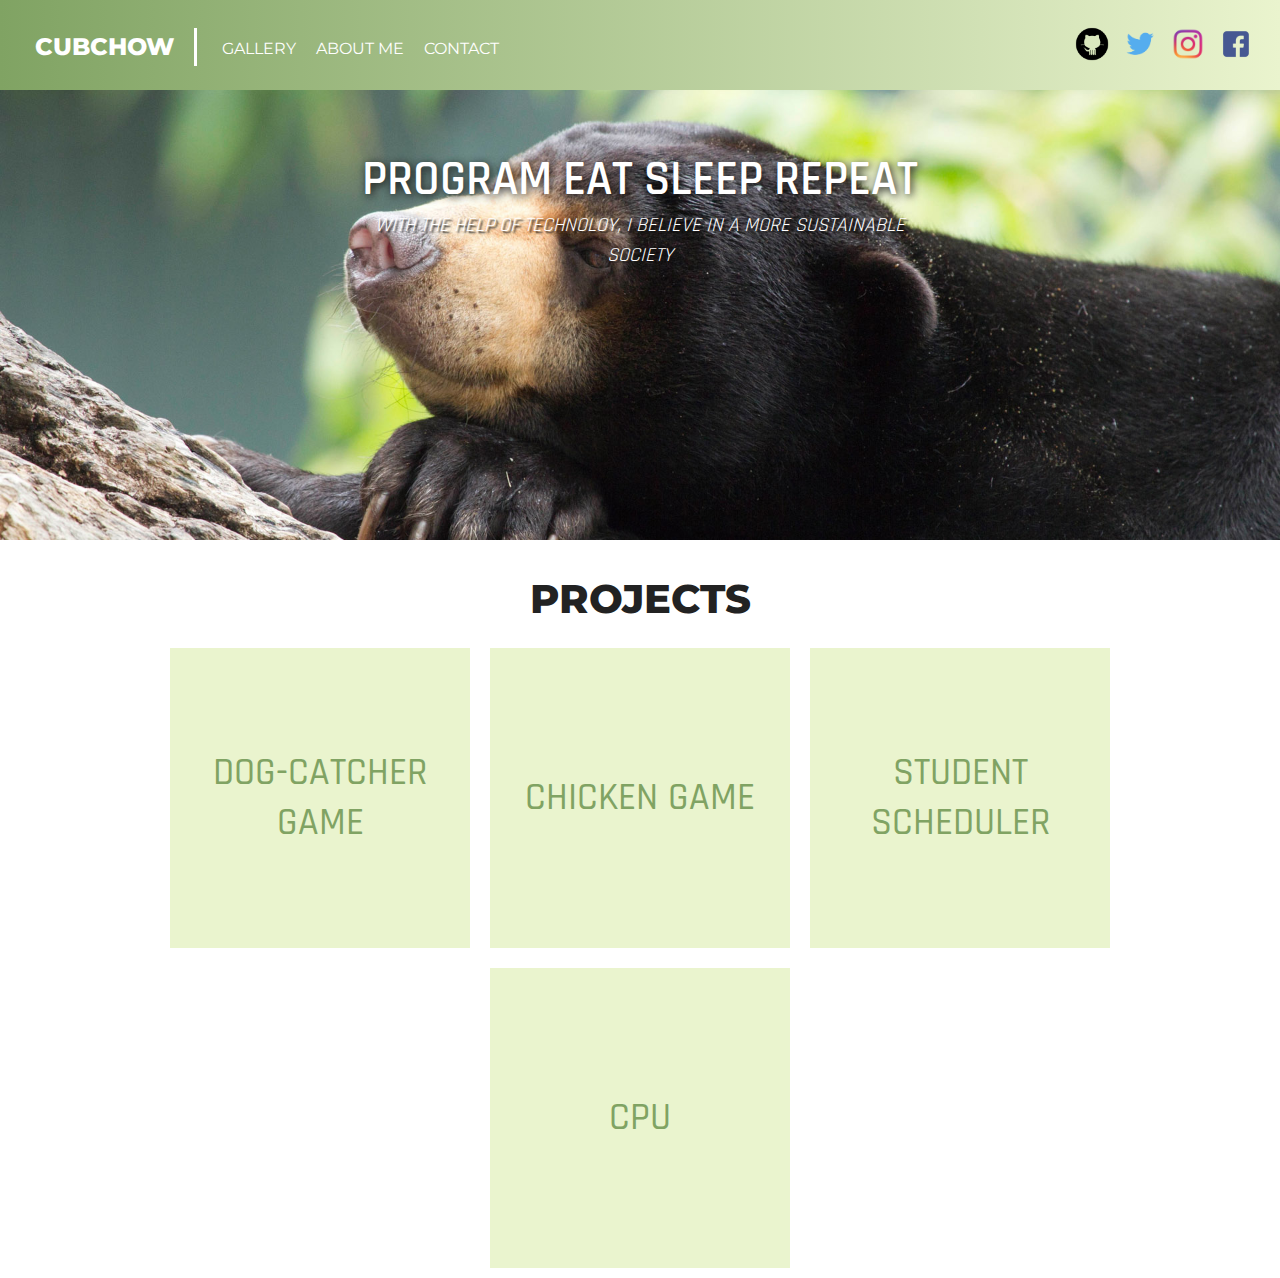
<file: cubchow/index.html>
<!DOCTYPE html>
<html>
  <head>
    <meta charset="utf-8">
    <meta name="viewport" content="width=device-width, initial-scale=1.0">
    <link href="https://fonts.googleapis.com/css?family=Montserrat:400,500,800|Rajdhani:400,600" rel="stylesheet">
    <link rel="stylesheet" href="style.css">
    <title>CubChow | Welcome</title>
    <link rel="shortcut icon" type="image/png" href="img/icon.png">
  </head>
  <body>
    <header>
      <a href="index.html" class="header-brand">cubchow</a>
      <nav>
        <ul>
          <li><a href="gallery.html">Gallery</a></li>
          <li><a href="about.html">About Me</a></li>
          <li><a href="contact.html">Contact</a></li>
        </ul>
        <div class="social">
          <a href="https://github.com/cunninghamthu" target="_blank"><img src="img/github.png" alt="github icon"></a>
          <a href="https://twitter.com/cubchow" target="_blank"><img src="img/twitter.png" alt="twitter icon"></a>
          <a href="https://www.instagram.com/cubchow/" target="_blank"><img src="img/instagram.png" alt="instagram icon"></a>
          <a href="https://www.facebook.com/cubchow.cunningham" target="_blank"><img src="img/facebook.png" alt="facebook icon"></a>
        </div>
      </nav>
    </header>
    <main>
      <section class="index-banner">
        <div class="vertical-center">
          <h2>program eat sleep repeat</h2>
          <h1>with the help of technoloy, i believe in a more sustainable society</h1>
        </div>
      </section>
      <div class="h2"><h2>Projects</h2></div>
      <div class="wrapper">
        <a href="#" target="_blank"><div class="projects">
          <h3>Dog-Catcher Game</h3>
        </div></a>
        <a href="#" target="_blank"><div class="projects">
          <h3>Chicken Game</h3>
        </div></a>
        <a href="#" target="_blank"><div class="projects">
          <h3>Student Scheduler</h3>
        </div></a>
        <a href="#" target="_blank"><div class="projects">
          <h3>CPU</h3>
        </div></a>
      </div>
    </main>
    <footer id=footer>
      <div class="footer-row">
        <a href="index.html">Home</a>
        <a href="gallery.html">Gallery</a>
        <a href="about.html">About Me</a>
        <a href="contact.html">Contact Me</a>
      </div>
    </footer>
  </body>
</html>
</file>
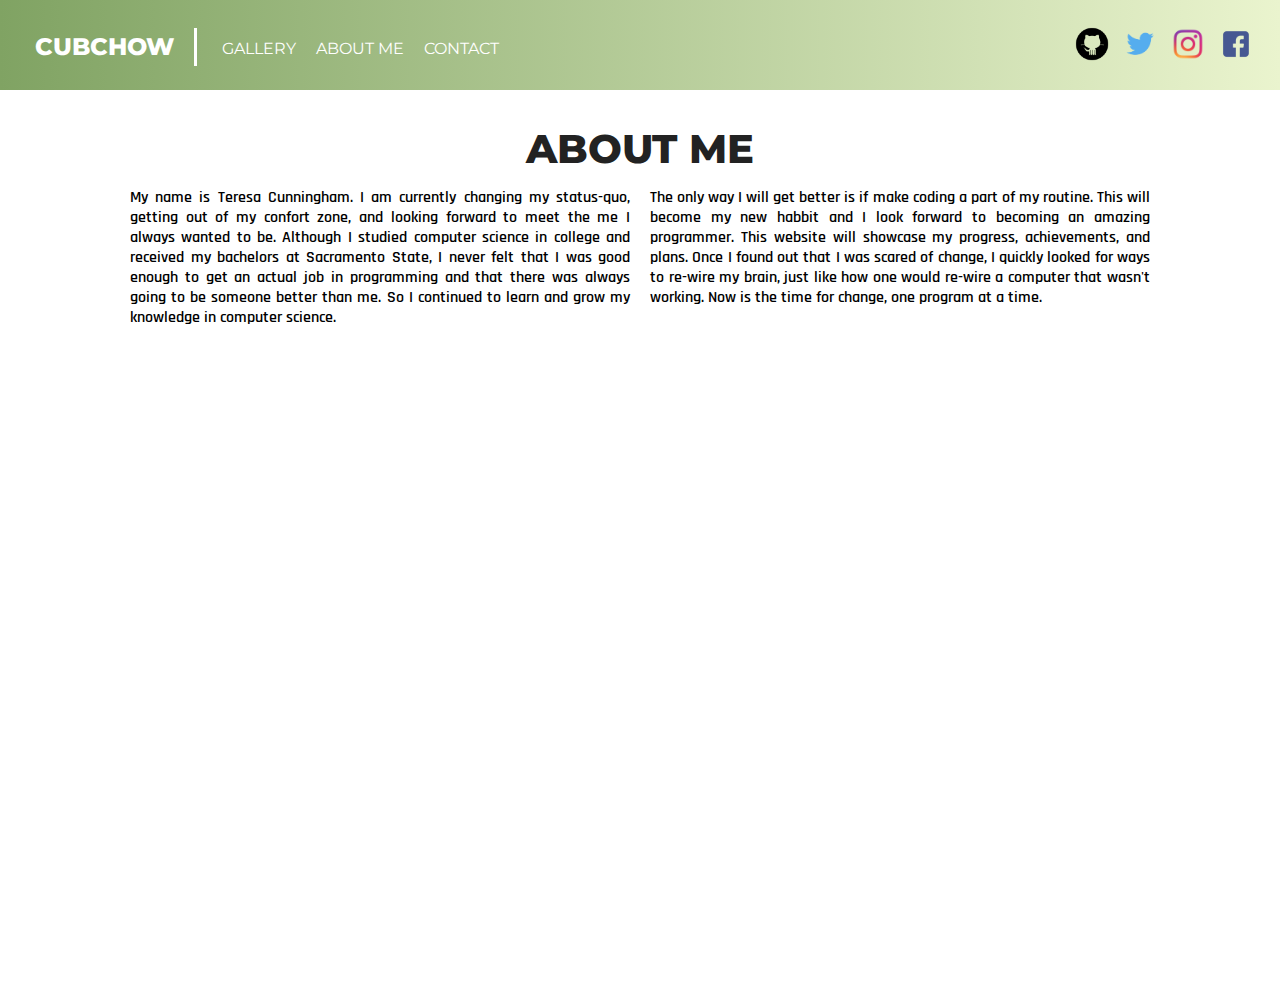
<file: cubchow/about.html>
<!DOCTYPE html>
<html>
  <head>
    <meta charset="utf-8">
    <meta name="viewport" content="width=device-width, initial-scale=1.0">
    <link href="https://fonts.googleapis.com/css?family=Montserrat:400,500,800|Rajdhani:400,600" rel="stylesheet">
    <link rel="stylesheet" href="style.css">
    <title>CubChow | About Me</title>
    <link rel="shortcut icon" type="image/png" href="img/icon.png">
  </head>
  <body>
    <header>
        <a href="index.html" class="header-brand">cubchow</a>
        <nav>
          <ul>
            <li><a href="gallery.html">Gallery</a></li>
            <li><a href="about.html">About Me</a></li>
            <li><a href="contact.html">Contact</a></li>
          </ul>
          <div class="social">
            <a href="https://github.com/cunninghamthu" target="_blank"><img src="img/github.png" alt="github icon"></a>
            <a href="https://twitter.com/cubchow" target="_blank"><img src="img/twitter.png" alt="twitter icon"></a>
            <a href="https://www.instagram.com/cubchow/" target="_blank"><img src="img/instagram.png" alt="instagram icon"></a>
            <a href="https://www.facebook.com/cubchow.cunningham" target="_blank"><img src="img/facebook.png" alt="facebook icon"></a>
          </div>
        </nav>
    </header>
    <main>
      <div class="h2">
        <h2>About Me</h2>
      </div>
      <div class="p-row">
        <p class="p-column-1">My name is Teresa Cunningham. I am currently changing my status-quo, getting out of my confort zone, and looking forward to meet the me I always wanted to be. Although I studied computer science in college and received my bachelors at Sacramento State, I never felt that I was good enough to get an actual job in programming and that there was always going to be someone better than me. So I continued to learn and grow my knowledge in computer science.</p>
        <p class="p-column-2">The only way I will get better is if make coding a part of my routine. This will become my new habbit and I look forward to becoming an amazing programmer. This website will showcase my progress, achievements, and plans. Once I found out that I was scared of change, I quickly looked for ways to re-wire my brain, just like how one would re-wire a computer that wasn't working. Now is the time for change, one program at a time.</p>
      </div>
    </main>
    <footer id=footer>
      <div class="footer-row">
        <a href="index.html">Home</a>
        <a href="gallery.html">Gallery</a>
        <a href="about.html">About Me</a>
        <a href="contact.html">Contact Me</a>
      </div>
    </footer>
  </body>
</html>
</file>
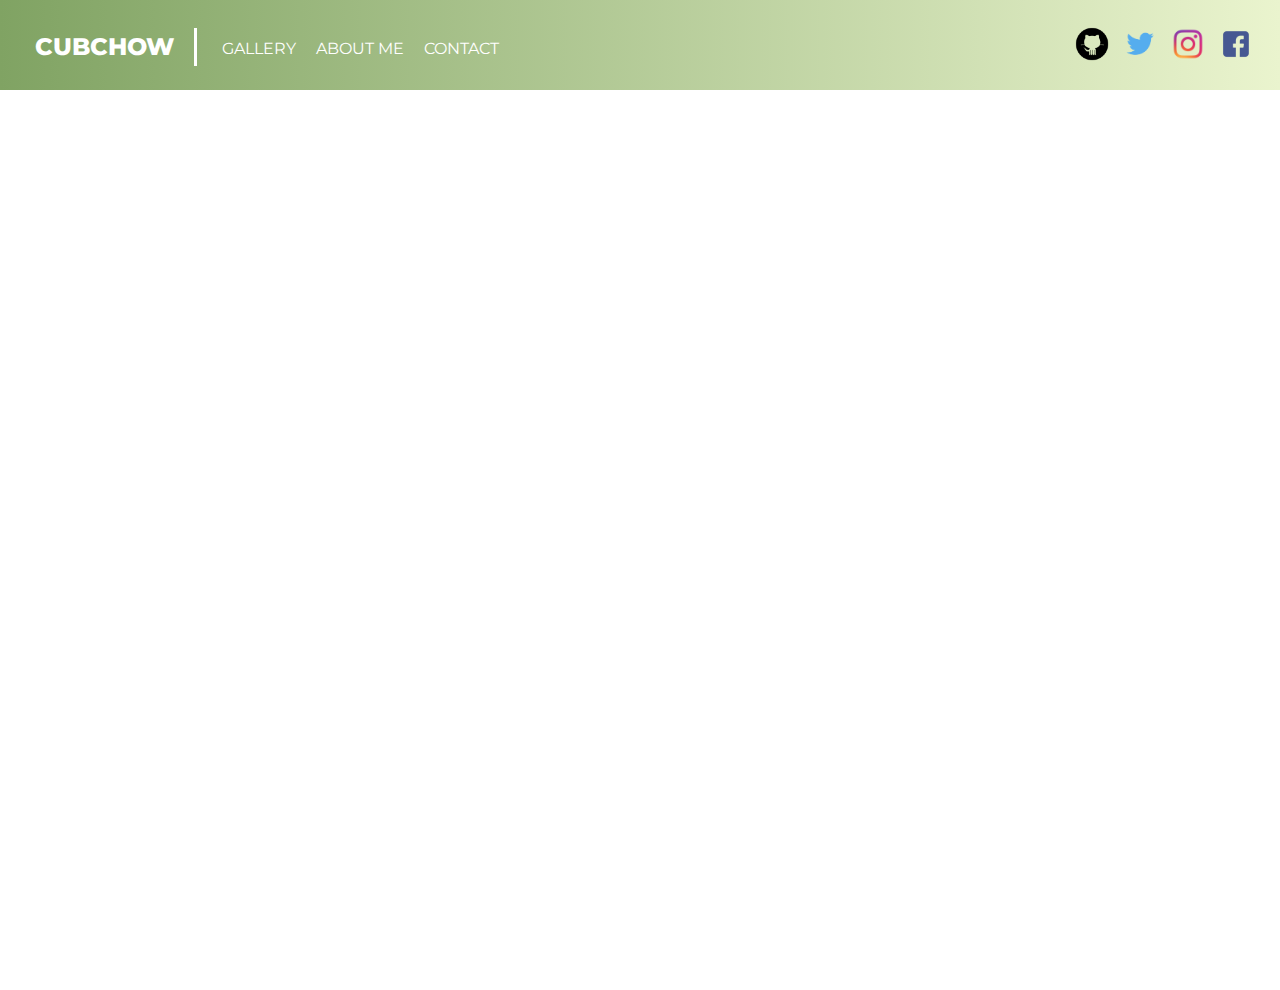
<file: cubchow/contact.html>
<!DOCTYPE html>
<html>
  <head>
    <meta charset="utf-8">
    <meta name="viewport" content="width=device-width, initial-scale=1.0">
    <link href="https://fonts.googleapis.com/css?family=Montserrat:400,500,800|Rajdhani:400,600" rel="stylesheet">
    <link rel="stylesheet" href="style.css">
    <title>CubChow | Contact Page</title>
    <link rel="shortcut icon" type="image/png" href="img/icon.png">
  </head>
  <body>
    <header>
        <a href="index.html" class="header-brand">cubchow</a>
        <nav>
          <ul>
            <li><a href="gallery.html">Gallery</a></li>
            <li><a href="about.html">About Me</a></li>
            <li><a href="contact.html">Contact</a></li>
          </ul>
          <div class="social">
            <a href="https://github.com/cunninghamthu" target="_blank"><img src="img/github.png" alt="github icon"></a>
            <a href="https://twitter.com/cubchow" target="_blank"><img src="img/twitter.png" alt="twitter icon"></a>
            <a href="https://www.instagram.com/cubchow/" target="_blank"><img src="img/instagram.png" alt="instagram icon"></a>
            <a href="https://www.facebook.com/cubchow.cunningham" target="_blank"><img src="img/facebook.png" alt="facebook icon"></a>
          </div>
        </nav>
    </header>
    <main>
      
    </main>
    <footer id=footer>
      <div class="footer-row">
        <a href="index.html">Home</a>
        <a href="gallery.html">Gallery</a>
        <a href="about.html">About Me</a>
        <a href="contact.html">Contact Me</a>
      </div>
    </footer>
  </body>
</html>
</file>
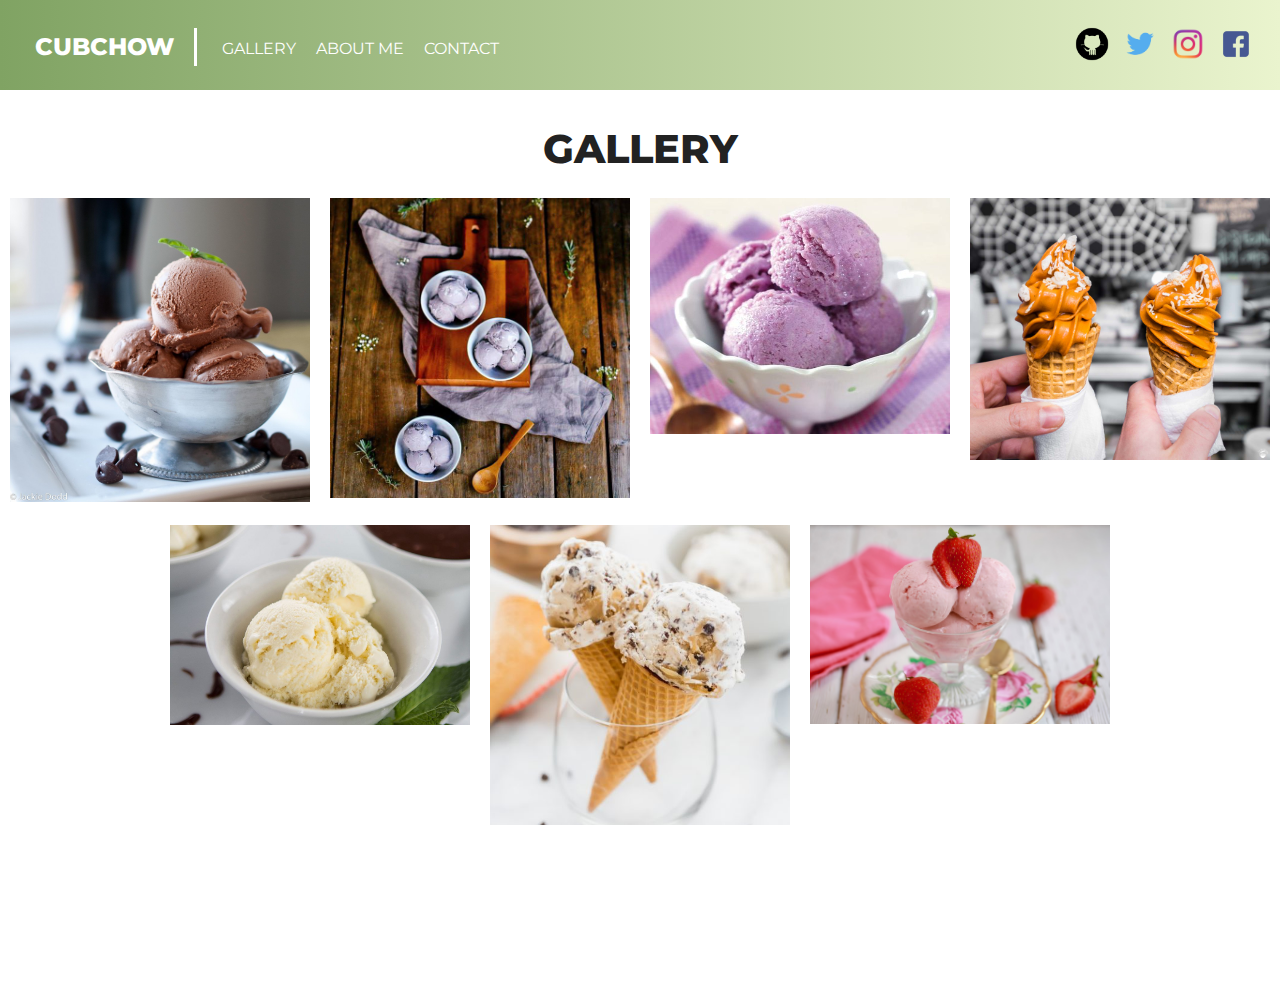
<file: cubchow/gallery.html>
<!DOCTYPE html>
<html>
  <head>
    <meta charset="utf-8">
    <meta name="viewport" content="width=device-width, initial-scale=1.0">
    <link href="https://fonts.googleapis.com/css?family=Montserrat:400,500,800|Rajdhani:400,600" rel="stylesheet">
    <link rel="stylesheet" href="style.css">
    <title>CubChow | Gallery</title>
    <link rel="shortcut icon" type="image/png" href="img/icon.png">
  </head>
  <body>
    <header>
      <a href="index.html" class="header-brand">cubchow</a>
      <nav>
        <ul>
          <li><a href="gallery.html">Gallery</a></li>
          <li><a href="about.html">About Me</a></li>
          <li><a href="contact.html">Contact</a></li>
        </ul>
        <div class="social">
          <a href="https://github.com/cunninghamthu" target="_blank"><img src="img/github.png" alt="github icon"></a>
          <a href="https://twitter.com/cubchow" target="_blank"><img src="img/twitter.png" alt="twitter icon"></a>
          <a href="https://www.instagram.com/cubchow/" target="_blank"><img src="img/instagram.png" alt="instagram icon"></a>
          <a href="https://www.facebook.com/cubchow.cunningham" target="_blank"><img src="img/facebook.png" alt="facebook icon"></a>
        </div>
      </nav>
    </header>
    <main>
      <div class="h2">
        <h2>Gallery</h2>
      </div>
      <section class="gallery">
        <a href="img/food/chocolate.jpg" class="gallery-img"><img src="img/food/chocolate.jpg" alt="chocolate ice cream"></a>
        <a href="img/food/earlgrey.jpg" class="gallery-img"><img src="img/food/earlgrey.jpg" alt="earl grey ice cream"></a>
        <a href="img/food/taro.jpg" class="gallery-img"><img src="img/food/taro.jpg" alt="taro ice cream"> </a>
        <a href="img/food/thaitea.jpg" class="gallery-img"><img src="img/food/thaitea.jpg" alt="thai tea ice cream"></a>
        <a href="img/food/vanilla.jpg" class="gallery-img"><img src="img/food/vanilla.jpg" alt="vanilla ice cream"></a>
        <a href="img/food/cccd.jpg" class="gallery-img"><img src="img/food/cccd.jpg" alt="chocolate chip cookie dough ice cream"></a>
        <a href="img/food/strawberry.jpg" class="gallery-img"><img src="img/food/strawberry.jpg" alt="strawberry ice cream"></a>
      </section>
    </main>
    <footer id="footer">
      <div class="footer-row">
        <a href="index.html">Home</a>
        <a href="gallery.html">Gallery</a>
        <a href="about.html">About Me</a>
        <a href="contact.html">Contact Me</a>
      </div>
    </footer>
  </body>
</html>
</file>
<file: cubchow/style.css>
/*
html5doctor.com Reset Stylesheet
v1.6.1
Last Updated: 2010-09-17
Author: Richard Clark - http://richclarkdesign.com
Twitter: @rich_clark
*/
html, body, div, span, object, iframe,
h1, h2, h3, h4, h5, h6, p, blockquote, pre,
abbr, address, cite, code,
del, dfn, em, img, ins, kbd, q, samp,
small, strong, sub, sup, var,
b, i,
dl, dt, dd, ol, ul, li,
fieldset, form, label, legend,
table, caption, tbody, tfoot, thead, tr, th, td,
article, aside, canvas, details, figcaption, figure,
footer, header, hgroup, menu, nav, section, summary,
time, mark, audio, video {
    margin:0;
    padding:0;
    border:0;
    outline:0;
    font-size:100%;
    vertical-align:baseline;
    background:transparent;
}

body {
    line-height:1;
}

article,aside,details,figcaption,figure,
footer,header,hgroup,menu,nav,section {
    display:block;
}

nav ul {
    list-style:none;
}

blockquote, q {
    quotes:none;
}

blockquote:before, blockquote:after,
q:before, q:after {
    content:'';
    content:none;
}

a {
    margin:0;
    padding:0;
    font-size:100%;
    vertical-align:baseline;
    background:transparent;
}

/* change colours to suit your needs*/
ins {
    background-color:#ff9;
    color:#000;
    text-decoration:none;
}
/* change colours to suit your needs*/
mark {
    background-color:#ff9;
    color:#000;
    font-style:italic;
    font-weight:bold;
}

del {
    text-decoration: line-through;
}

abbr[title], dfn[title] {
    border-bottom:1px dotted;
    cursor:help;
}

table {
    border-collapse:collapse;
    border-spacing:0;
}

/* change border colour to suit your needs*/
hr {
    display:block;
    height:1px;
    border:0;
    border-top:1px solid #cccccc;
    margin:1em 0;
    padding:0;
}

input, select {
    vertical-align:middle;
}

/*MY CODE*/

* {
  text-decoration: none;
}

html,body {
  height: 100%;
}

main {
  padding-top: 90px;
  overflow: auto;
  min-height: 100%;
}

header {
  position: fixed;
  top: 0;
  right: 0;
  left:0;
  background-color: #80A363;
  width: 100%;
  height: 90px;
}

header .header-brand {
  font-family: Montserrat;
  font-size: 24px;
  font-weight: 800;
  color: #fff;
  text-transform: uppercase;
  display: block;
  margin: 0 auto;
  text-align: center;
  padding: 20px 0 0 0;
}

header nav ul {
  display: block;
  margin: 0 auto;
  width: fit-content;
}

header nav ul li {
  display: inline-block;
  float: left;
  list-style: none;
  margin: 14px 10px;
}

header nav ul li a {
  font-family: Montserrat;
  font-size: 16px;
  color: #fff;
  text-transform: uppercase;
}

.social {
  display: none;
}

@media only screen and (min-width: 762px) {
  header {
    background: linear-gradient(left, rgba(128, 163, 99, 1), rgba(234, 244, 206, 1));
    background: -webkit-linear-gradient(left, rgba(128, 163, 99, 1), rgba(234, 244, 206, 1));
    background: -moz-linear-gradient(left, rgba(128, 163, 99, 1), rgba(234, 244, 206, 1));
    background: -o-linear-gradient(left, rgba(128, 163, 99, 1), rgba(234, 244, 206, 1));
    background: -ms-linear-gradient(left, rgba(128, 163, 99, 1), rgba(234, 244, 206, 1));
  }

  header .header-brand {
    margin: 28px 0;
    text-align: left;
    line-height: 38px;
    padding: 0 20px 0 35px;
    border-right: 3px solid #fff;
    float: left;
  }

  header nav ul {
    margin: 20px 0 0 15px;
    float: left;
  }

  header nav ul li a {
    line-height: 30px;
  }

  .social {
    display: block;
    float: right;
    margin: 24px;
  }

  .social a img {
    width: 40px;
    margin-left: 4px;
  }

}

/*MAIN*/

.index-banner {
  width: 100%;
  height: calc(100vh - 90px);
  background-image: url('img/banner.jpg');
  background-repeat: no-repeat;
  background-position: center;
  background-size: cover;
}

.vertical-center {
  vertical-align: middle;
}

.vertical-center h2 {
  font-family: Rajdhani;
  font-size: 48px;
  font-weight: 600;
  line-height: 40px;
  padding-top: 28px;
  color: #fff;
  text-align: center;
  text-shadow: 2px 2px 8px #111;
  text-transform: uppercase;
}

.vertical-center h1 {
  font-family: Rajdhani;
  font-size: 20px;
  font-weight: 400;
  font-style: italic;
  line-height: 30px;
  padding-top: 10px;
  color: #fff;
  text-align: center;
  text-shadow: 2px 2px 2px #111;
  text-transform: uppercase;
}

h2 {
  font-family: Montserrat;
  font-size: 28px;
  font-weight: 800;
  line-height: 38px;
  padding-top: 20px;
  color: #222;
  text-align: center;
  text-transform: uppercase;
}

.wrapper {
  display: flex;
  flex-flow: row wrap;
  justify-content: center;
}

.projects {
  display: flex;
  width: 300px;
  height: 100px;
  background-color: #EAF4CE;
  margin: 10px;
}

.projects h3 {
  font-family: Rajdhani;
  font-size: 28px;
  font-weight: 400;
  line-height: 100px;
  color: #80A363;
  text-align: center;
  text-transform: uppercase;
  margin: auto;
}

@media only screen and (min-width: 762px) {
  .wrapper {
    margin: 0 auto;
    padding: 0 10px 0 10px;
  }

  .index-banner {
    height: 450px;
  }

  .vertical-center h2 {
    padding: 70px 0 0 0;
  }

  .vertical-center h1 {
    display: block;
    width: 560px;
    margin: 0 auto;
  }

  .h2 {
    margin: 20px 0 20px 0;
  }

  .h2 h2{
    font-size: 40px;
  }

  .projects {
    height: 300px;
  }

  .projects h3 {
    font-size: 38px;
    font-weight: 500;
    line-height: 50px;
  }
}

@media only screen and (min-width: 1320px) {
  .wrapper {
    width: 1300px;
  }
}

/*GALLERY and ABOUT*/

.gallery {
  display: flex;
  flex-flow: row wrap;
  justify-content: center;
}

.gallery-img {
  flex-basis: 90%;
  margin: 10px;
}

.gallery-img img {
  width: 100%;
}

.p-row {
  display: grid;
  font-family: Rajdhani;
  font-weight: 600;
  font-size: 16px;
  line-height: 20px;
  text-align: justify;
  grid-template-columns: 1fr 300px 1fr;
  grid-template-rows: 1fr 20px 1fr;
}

.p-column-1 {
  grid-column-start: 2;
  grid-column-end: span 1;
  grid-row-start: 1;
  grid-row-end: span 1;
}

.p-column-2 {
  grid-column-start: 2;
  grid-column-end: span 1;
  grid-row-start: 3;
  grid-row-end: span 1;
}

@media only screen and (min-width: 762px) {
  .gallery-img {
    flex-basis: 300px;
  }
}

@media only screen and (min-width: 1060px) {
  .p-row {
    grid-template-columns: 1fr 500px 20px 500px 1fr;
    grid-template-rows: 1fr;
  }

  .p-column-2 {
    grid-column-start: 4;
    grid-column-end: span 1;
    grid-row-start: 1;
    grid-row-end: span 1;
  }

}

/*ERROR 404*/
.error-404 h2 {
text-align: center;
font-family: Rajdhani;
font-weight: 600;
font-size: 40px;
}

.error-404 p {
text-align: center;
font-family: Rajdhani;
font-weight: 400;
font-size: 30px;
margin: 20px;
}

/*FOOTER*/
#footer {
  width: calc(100% - 80px);
  padding: 40px 40px;
  margin-top: -1940px;
  background-color: #5B7A51;
  position: relative;
  clear: both;
}

.footer-row {
  display: flex;
  flex-flow: row wrap;
  justify-content: center;
}

.footer-row a {
  font-family: Rajdhani;
  font-size: 16px;
  font-weight: 400;
  color: #fff;
  margin: 5px 10px 5px 0;
}

@media only screen and (min-width:  762px) {
  .footer-row {
    justify-content: left;
  }

  .footer-row a {
    font-size: 20px;
    margin: 0 25px 0 0;
  }
}
</file>
